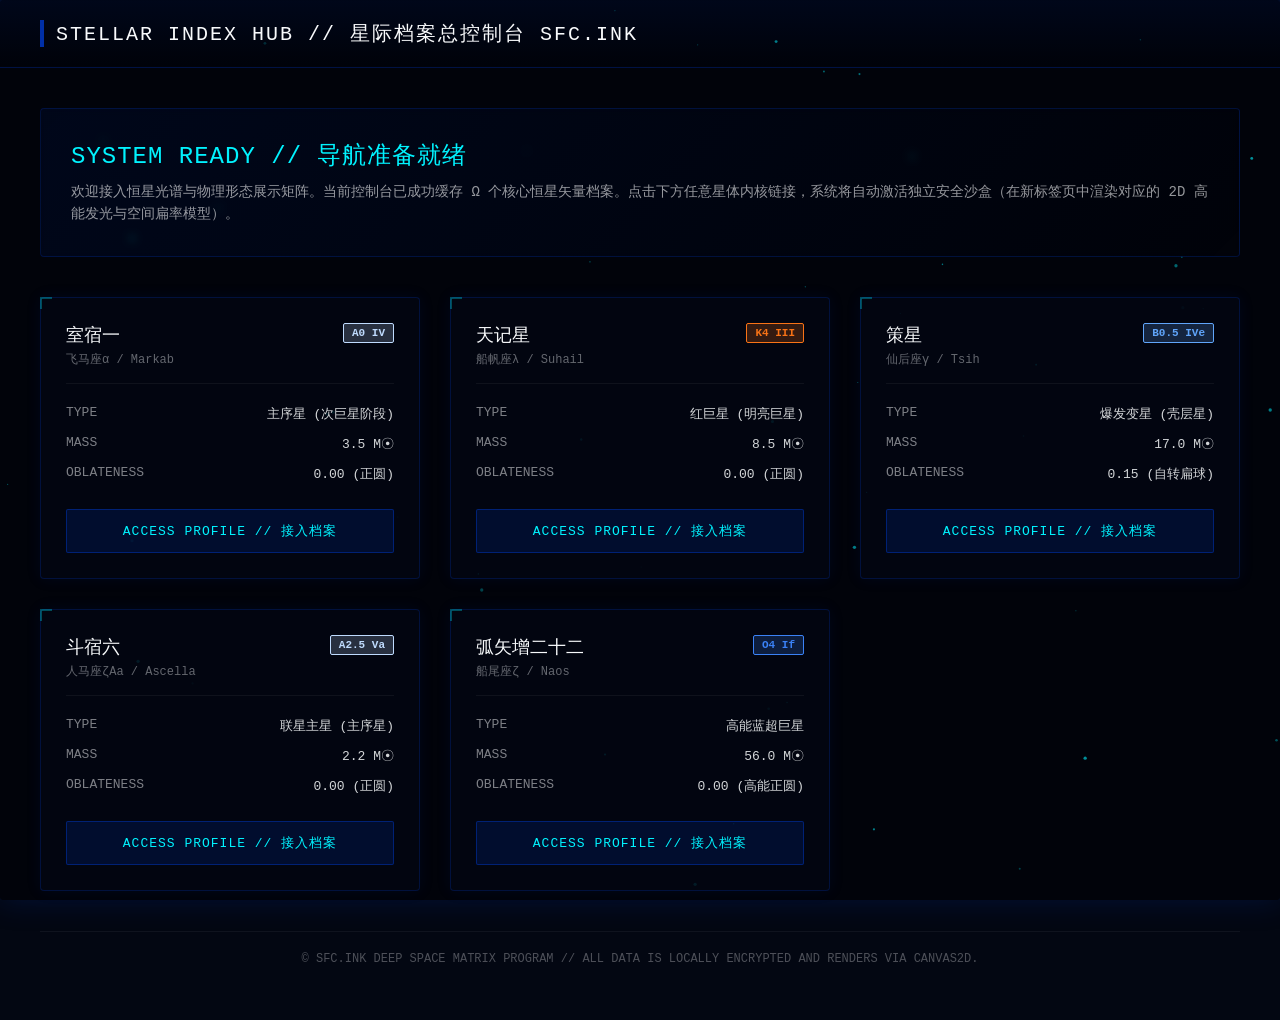
<file: index.html>
<!DOCTYPE html>
<html lang="zh-CN">
<head>
    <meta charset="UTF-8">
    <meta name="viewport" content="width=device-width, initial-scale=1.0">
    <title>星际档案控制台 - SFC.INK</title>
    <link rel="stylesheet" href="style.css">
    <style>
        /* 针对主页多卡片排版的专属HUD样式微调 */
        body {
            overflow-y: auto; /* 主页允许垂直滚动以浏览更多恒星 */
        }

        .main-container {
            max-width: 1400px;
            margin: 0 auto;
            padding: 40px;
            width: 100%;
        }

        .welcome-hero {
            margin-bottom: 40px;
            border: 1px solid rgba(0, 47, 167, 0.3);
            background: linear-gradient(135deg, rgba(0, 47, 167, 0.1), transparent);
            padding: 30px;
            border-radius: 4px;
            backdrop-filter: blur(5px);
        }

        .welcome-hero h2 {
            font-size: 24px;
            color: var(--hud-cyan);
            margin-bottom: 10px;
            font-weight: 400;
            letter-spacing: 1px;
        }

        .welcome-hero p {
            color: rgba(248, 250, 252, 0.6);
            font-size: 14px;
            line-height: 1.6;
        }

        /* 恒星档案卡片网格布局 */
        .star-grid {
            display: grid;
            grid-template-columns: repeat(auto-fill, minmax(380px, 1fr));
            gap: 30px;
            margin-bottom: 40px;
        }

        .star-card {
            border: 1px solid rgba(0, 47, 167, 0.3);
            background: rgba(3, 7, 18, 0.85);
            border-radius: 4px;
            padding: 25px;
            position: relative;
            transition: all 0.3s ease;
            box-shadow: 0 0 15px rgba(0, 47, 167, 0.1);
        }

        /* 鼠标悬停时的HUD亮起特效 */
        .star-card:hover {
            border-color: var(--hud-cyan);
            box-shadow: 0 0 25px rgba(0, 243, 255, 0.15);
            transform: translateY(-2px);
        }

        /* 照搬原版 archive-box 的边角高亮设计 */
        .star-card::before {
            content: ''; position: absolute; top: -1px; left: -1px; width: 10px; height: 10px;
            border-top: 2px solid rgba(0, 243, 255, 0.3); border-left: 2px solid rgba(0, 243, 255, 0.3);
            transition: border-color 0.3s;
        }
        .star-card:hover::before {
            border-color: var(--hud-cyan);
        }

        .star-header {
            display: flex;
            justify-content: space-between;
            align-items: flex-start;
            border-bottom: 1px solid rgba(255, 255, 255, 0.05);
            padding-bottom: 15px;
            margin-bottom: 15px;
        }

        .star-title {
            font-size: 18px;
            color: var(--text-white);
            font-weight: 500;
        }

        .star-subtitle {
            font-size: 12px;
            color: rgba(248, 250, 252, 0.4);
            margin-top: 4px;
        }

        .star-type-badge {
            font-size: 11px;
            padding: 3px 8px;
            border-radius: 2px;
            font-weight: bold;
        }

        /* 不同光谱类型的动态颜色标签 */
        .badge-o { background: rgba(59, 130, 246, 0.2); color: #3b82f6; border: 1px solid #3b82f6; }
        .badge-b { background: rgba(96, 165, 250, 0.2); color: #60a5fa; border: 1px solid #60a5fa; }
        .badge-a { background: rgba(191, 219, 254, 0.2); color: #bfdbfe; border: 1px solid #bfdbfe; }
        .badge-k { background: rgba(249, 115, 22, 0.2); color: #f97316; border: 1px solid #f97316; }

        .preview-list {
            list-style: none;
            margin-bottom: 20px;
        }

        .preview-item {
            display: flex;
            justify-content: space-between;
            font-size: 13px;
            padding: 6px 0;
        }

        .preview-label { color: rgba(248, 250, 252, 0.5); }
        .preview-value { color: rgba(248, 250, 252, 0.85); }

        /* HUD科技感按钮 */
        .access-btn {
            display: block;
            width: 100%;
            padding: 12px;
            background: rgba(0, 47, 167, 0.2);
            border: 1px solid rgba(0, 47, 167, 0.6);
            color: var(--hud-cyan);
            text-align: center;
            text-decoration: none;
            font-size: 13px;
            letter-spacing: 1px;
            border-radius: 2px;
            transition: all 0.2s ease;
        }

        .access-btn:hover {
            background: var(--klein-blue);
            color: #ffffff;
            border-color: var(--hud-cyan);
            cursor: pointer;
        }

        /* 背景流体Canvas图层限制，防止遮挡内容点击 */
        #bgCanvas {
            position: fixed;
            top: 0; left: 0; width: 100vw; height: 100vh;
            z-index: -1;
            background-color: #030712;
        }
    </style>
</head>
<body>

    <canvas id="bgCanvas"></canvas>

    <header>
        <h1>STELLAR INDEX HUB // 星际档案总控制台 SFC.INK</h1>
    </header>

    <div class="main-container">
        
        <div class="welcome-hero">
            <h2>SYSTEM READY // 导航准备就绪</h2>
            <p>欢迎接入恒星光谱与物理形态展示矩阵。当前控制台已成功缓存 Ω 个核心恒星矢量档案。点击下方任意星体内核链接，系统将自动激活独立安全沙盒（在新标签页中渲染对应的 2D 高能发光与空间扁率模型）。</p>
        </div>

        <div class="star-grid">

            <div class="star-card">
                <div class="star-header">
                    <div>
                        <div class="star-title">室宿一</div>
                        <div class="star-subtitle">飞马座α / Markab</div>
                    </div>
                    <span class="star-type-badge badge-a">A0 IV</span>
                </div>
                <ul class="preview-list">
                    <li class="preview-item"><span class="preview-label">TYPE</span><span class="preview-value">主序星 (次巨星阶段)</span></li>
                    <li class="preview-item"><span class="preview-label">MASS</span><span class="preview-value">3.5 M☉</span></li>
                    <li class="preview-item"><span class="preview-label">OBLATENESS</span><span class="preview-value">0.00 (正圆)</span></li>
                </ul>
                <a href="markab.html" target="_blank" class="access-btn">ACCESS PROFILE // 接入档案</a>
            </div>

            <div class="star-card">
                <div class="star-header">
                    <div>
                        <div class="star-title">天记星</div>
                        <div class="star-subtitle">船帆座λ / Suhail</div>
                    </div>
                    <span class="star-type-badge badge-k">K4 III</span>
                </div>
                <ul class="preview-list">
                    <li class="preview-item"><span class="preview-label">TYPE</span><span class="preview-value">红巨星 (明亮巨星)</span></li>
                    <li class="preview-item"><span class="preview-label">MASS</span><span class="preview-value">8.5 M☉</span></li>
                    <li class="preview-item"><span class="preview-label">OBLATENESS</span><span class="preview-value">0.00 (正圆)</span></li>
                </ul>
                <a href="suhail.html" target="_blank" class="access-btn">ACCESS PROFILE // 接入档案</a>
            </div>

            <div class="star-card">
                <div class="star-header">
                    <div>
                        <div class="star-title">策星</div>
                        <div class="star-subtitle">仙后座γ / Tsih</div>
                    </div>
                    <span class="star-type-badge badge-b">B0.5 IVe</span>
                </div>
                <ul class="preview-list">
                    <li class="preview-item"><span class="preview-label">TYPE</span><span class="preview-value">爆发变星 (壳层星)</span></li>
                    <li class="preview-item"><span class="preview-label">MASS</span><span class="preview-value">17.0 M☉</span></li>
                    <li class="preview-item"><span class="preview-label">OBLATENESS</span><span class="preview-value">0.15 (自转扁球)</span></li>
                </ul>
                <a href="tsih.html" target="_blank" class="access-btn">ACCESS PROFILE // 接入档案</a>
            </div>

            <div class="star-card">
                <div class="star-header">
                    <div>
                        <div class="star-title">斗宿六</div>
                        <div class="star-subtitle">人马座ζAa / Ascella</div>
                    </div>
                    <span class="star-type-badge badge-a">A2.5 Va</span>
                </div>
                <ul class="preview-list">
                    <li class="preview-item"><span class="preview-label">TYPE</span><span class="preview-value">联星主星 (主序星)</span></li>
                    <li class="preview-item"><span class="preview-label">MASS</span><span class="preview-value">2.2 M☉</span></li>
                    <li class="preview-item"><span class="preview-label">OBLATENESS</span><span class="preview-value">0.00 (正圆)</span></li>
                </ul>
                <a href="ascella.html" target="_blank" class="access-btn">ACCESS PROFILE // 接入档案</a>
            </div>

            <div class="star-card">
                <div class="star-header">
                    <div>
                        <div class="star-title">弧矢增二十二</div>
                        <div class="star-subtitle">船尾座ζ / Naos</div>
                    </div>
                    <span class="star-type-badge badge-o">O4 If</span>
                </div>
                <ul class="preview-list">
                    <li class="preview-item"><span class="preview-label">TYPE</span><span class="preview-value">高能蓝超巨星</span></li>
                    <li class="preview-item"><span class="preview-label">MASS</span><span class="preview-value">56.0 M☉</span></li>
                    <li class="preview-item"><span class="preview-label">OBLATENESS</span><span class="preview-value">0.00 (高能正圆)</span></li>
                </ul>
                <a href="naos.html" target="_blank" class="access-btn">ACCESS PROFILE // 接入档案</a>
            </div>

        </div>

        <div style="font-size: 12px; color: rgba(248, 250, 252, 0.3); text-align: center; padding: 20px 0; border-top: 1px solid rgba(255,255,255,0.05);">
            © SFC.INK DEEP SPACE MATRIX PROGRAM // ALL DATA IS LOCALLY ENCRYPTED AND RENDERS VIA CANVAS2D.
        </div>
    </div>

    <script src="draw.js"></script>
    <script>
        const canvas = document.getElementById('bgCanvas');
        const ctx = canvas.getContext('2d');

        // 主页只需要绘制背景粒子，不需要绘制中心恒星
        // 因此我们将全局视觉变量设为 null，完美兼容 draw.js 的内部防御逻辑
        window.currentActiveConfig = null;

        function resizeCanvas() {
            canvas.width = window.innerWidth;
            canvas.height = window.innerHeight;
        }

        // 初始化主页星空动画
        window.addEventListener('resize', () => {
            resizeCanvas();
            initBackgroundStars();
        });

        resizeCanvas();
        initBackgroundStars();
        animationEngineLoop(); // 启动 draw.js 的主循环引擎
    </script>
</body>
</html>
</file>
<file: style.css>
:root {
    --klein-blue: #002fa7;
    --dark-space: #030712;
    --hud-cyan: #00f3ff;
    --text-white: #f8fafc;
}

* {
    box-sizing: border-box;
    margin: 0;
    padding: 0;
}

body {
    background-color: var(--dark-space);
    color: var(--text-white);
    font-family: 'Consolas', 'PingFang SC', 'Microsoft YaHei', monospace;
    height: 100vh;
    overflow: hidden;
    display: flex;
    flex-direction: column;
}

header {
    border-bottom: 1px solid rgba(0, 47, 167, 0.3);
    padding: 20px 40px;
    background: linear-gradient(to bottom, rgba(0, 47, 167, 0.1), transparent);
}

header h1 {
    font-size: 20px;
    font-weight: 400;
    letter-spacing: 2px;
    color: var(--text-white);
    border-left: 4px solid var(--klein-blue);
    padding-left: 12px;
}

.container {
    flex: 1;
    display: flex;
    position: relative;
}

.display-section {
    flex: 1;
    position: relative;
    display: flex;
    justify-content: center;
    align-items: center;
    background-image: 
        linear-gradient(rgba(0, 47, 167, 0.05) 1px, transparent 1px),
        linear-gradient(90deg, rgba(0, 47, 167, 0.05) 1px, transparent 1px);
    background-size: 40px 40px;
    background-position: center;
}

/* 去掉了蓝色实体边框，仅保留深空底色与高科技微弱发光阴影 */
canvas {
    position: absolute;
    background-color: #01030a;
    box-shadow: 0 0 30px rgba(0, 47, 167, 0.25);
    border-radius: 4px;
}

.panel-section {
    width: 450px;
    border-left: 1px solid rgba(0, 47, 167, 0.3);
    background: linear-gradient(to right, transparent, rgba(0, 47, 167, 0.1));
    padding: 40px;
    display: flex;
    flex-direction: column;
    justify-content: space-between;
    backdrop-filter: blur(10px);
}

.archive-box {
    border: 1px solid rgba(0, 243, 255, 0.2);
    background: rgba(3, 7, 18, 0.8);
    padding: 30px;
    border-radius: 4px;
    position: relative;
    box-shadow: 0 0 30px rgba(0, 47, 167, 0.2);
}

.archive-box::before {
    content: '';
    position: absolute;
    top: -1px; left: -1px; width: 15px; height: 15px;
    border-top: 2px solid var(--hud-cyan); border-left: 2px solid var(--hud-cyan);
}
.archive-box::after {
    content: '';
    position: absolute;
    bottom: -1px; right: -1px; width: 15px; height: 15px;
    border-bottom: 2px solid var(--hud-cyan); border-right: 2px solid var(--hud-cyan);
}

.archive-title {
    font-size: 18px;
    color: var(--hud-cyan);
    margin-bottom: 25px;
    letter-spacing: 1px;
    display: flex;
    align-items: center;
    gap: 10px;
}

.archive-title::after {
    content: '';
    flex: 1;
    height: 1px;
    background: linear-gradient(90deg, rgba(0, 243, 255, 0.3), transparent);
}

.data-list {
    list-style: none;
}

.data-item {
    display: flex;
    justify-content: space-between;
    align-items: center;
    padding: 14px 0;
    border-bottom: 1px solid rgba(255, 255, 255, 0.05);
}

.data-item:last-child {
    border-bottom: none;
}

.data-label {
    color: rgba(248, 250, 252, 0.6);
    font-size: 14px;
}

.data-value {
    color: var(--text-white);
    font-weight: 500;
    font-size: 15px;
}

.demo-tag {
    font-size: 11px;
    background: var(--klein-blue);
    color: #fff;
    padding: 2px 6px;
    border-radius: 2px;
    margin-right: 6px;
}

.footer-note {
    font-size: 12px;
    color: rgba(248, 250, 252, 0.4);
    line-height: 1.6;
    margin-top: 20px;
}
</file>
